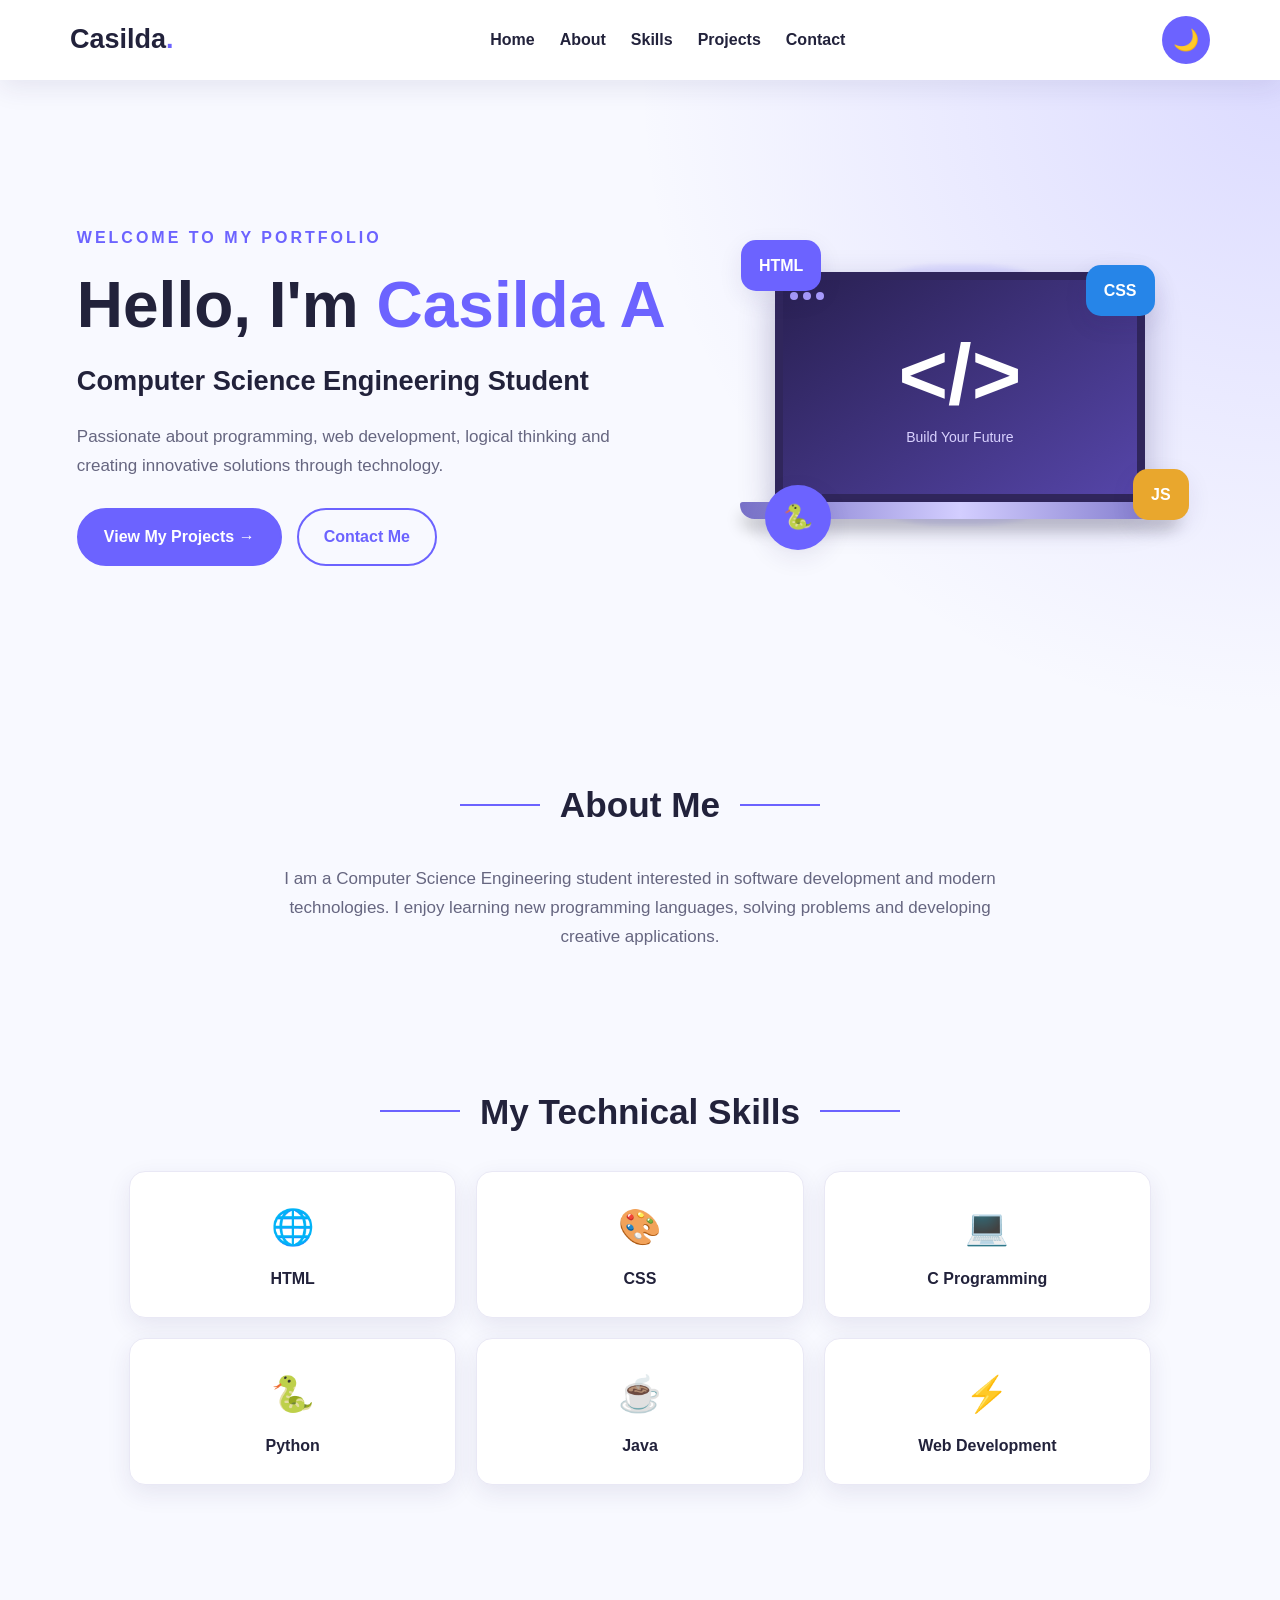
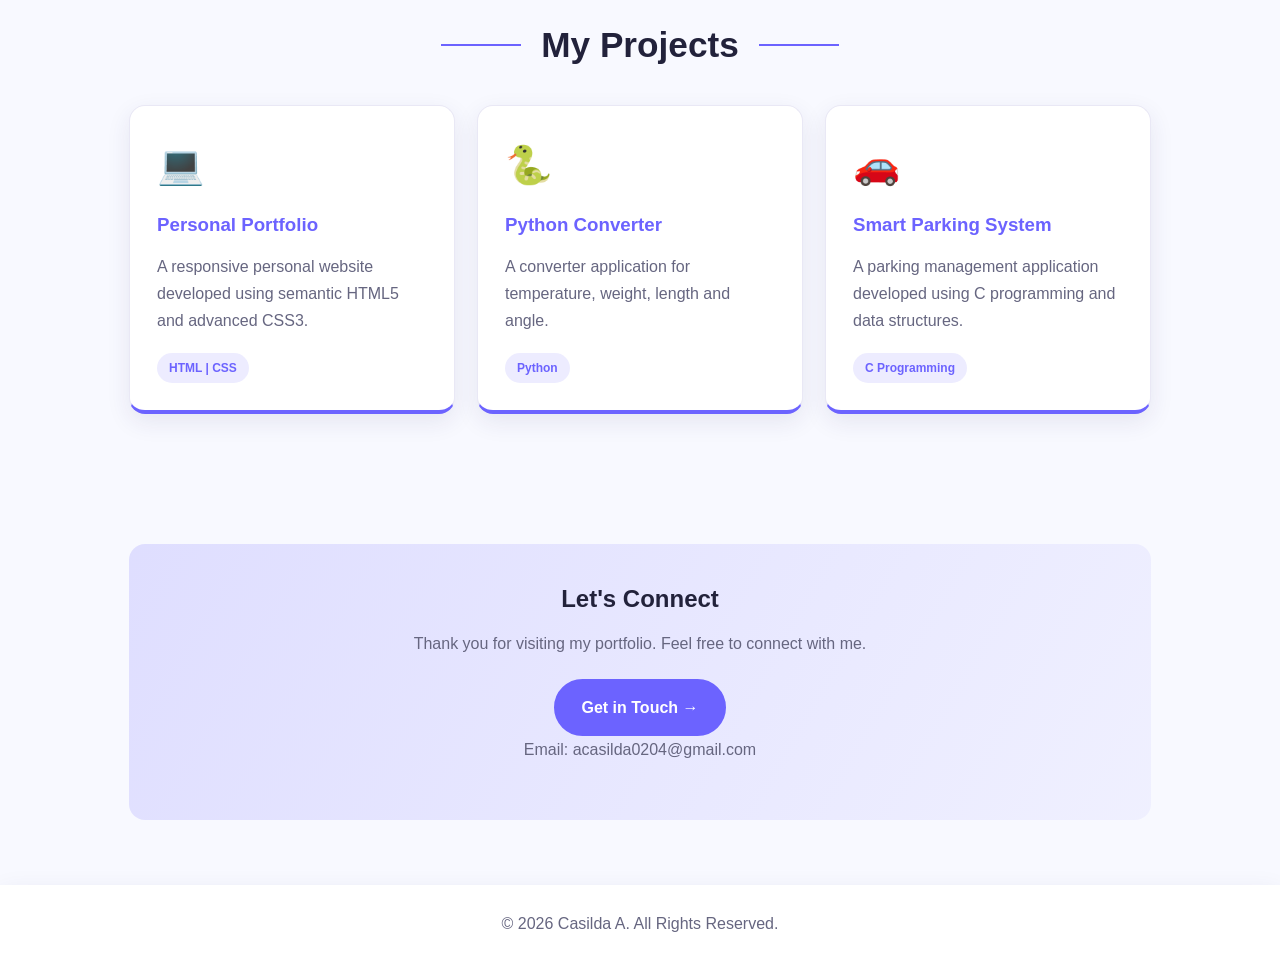
<file: index.html>
<!DOCTYPE html>
<html lang="en">

<head>
    <meta charset="UTF-8">
    <meta name="viewport" content="width=device-width, initial-scale=1.0">

    <meta name="description"
          content="Casilda A - Computer Science Engineering Student Portfolio">

    <meta name="author" content="Casilda A">
    <meta name="robots" content="index, follow">

    <title>Casilda A | CSE Portfolio</title>

    <link rel="stylesheet" href="css/style.css">
</head>

<body>

    <a href="#main-content" class="skip-link">
        Skip to main content
    </a>

    <!-- HEADER -->
    <header class="header">

        <nav class="navbar" aria-label="Main navigation">

            <a href="index.html" class="logo">
                Casilda<span>.</span>
            </a>

            <ul class="nav-links">
                <li><a href="#home">Home</a></li>
                <li><a href="#about">About</a></li>
                <li><a href="#skills">Skills</a></li>
                <li><a href="#projects">Projects</a></li>
                <li><a href="#contact">Contact</a></li>
            </ul>

            <button id="theme-toggle"
                    class="theme-toggle"
                    type="button"
                    aria-label="Switch to dark mode">
                🌙
            </button>

        </nav>

    </header>

    <main id="main-content">

        <!-- HERO SECTION -->
        <section class="hero" id="home">

            <div class="hero-container">

                <div class="hero-content">

                    <p class="welcome">
                        WELCOME TO MY PORTFOLIO
                    </p>

                    <h1>
                        Hello, I'm <span>Casilda A</span>
                    </h1>

                    <h2>
                        Computer Science Engineering Student
                    </h2>

                    <p class="hero-description">
                        Passionate about programming, web development,
                        logical thinking and creating innovative
                        solutions through technology.
                    </p>

                    <div class="hero-buttons">

                        <a href="#projects" class="btn">
                            View My Projects →
                        </a>

                        <a href="#contact" class="btn secondary">
                            Contact Me
                        </a>

                    </div>

                </div>

                <!-- LAPTOP ILLUSTRATION -->
                <div class="hero-image">

                    <div class="tech-circle circle-one">HTML</div>
                    <div class="tech-circle circle-two">CSS</div>
                    <div class="tech-circle circle-three">JS</div>
                    <div class="tech-circle circle-four">🐍</div>

                    <div class="laptop">

                        <div class="laptop-screen">

                            <div class="screen-top">
                                <span></span>
                                <span></span>
                                <span></span>
                            </div>

                            <div class="code-icon">
                                &lt;/&gt;
                            </div>

                            <p class="screen-text">
                                Build Your Future
                            </p>

                        </div>

                        <div class="laptop-base"></div>

                    </div>

                    <div class="image-decoration"></div>

                </div>

            </div>

        </section>

        <!-- ABOUT SECTION -->
        <section class="section about" id="about">

            <div class="section-heading">
                <span></span>
                <h2>About Me</h2>
                <span></span>
            </div>

            <p>
                I am a Computer Science Engineering student interested
                in software development and modern technologies.
                I enjoy learning new programming languages,
                solving problems and developing creative applications.
            </p>

        </section>

        <!-- SKILLS SECTION -->
        <section class="section skills" id="skills">

            <div class="section-heading">
                <span></span>
                <h2>My Technical Skills</h2>
                <span></span>
            </div>

            <div class="skills-grid">

                <div class="skill-card">
                    <div class="skill-icon">🌐</div>
                    <h3>HTML</h3>
                </div>

                <div class="skill-card">
                    <div class="skill-icon">🎨</div>
                    <h3>CSS</h3>
                </div>

                <div class="skill-card">
                    <div class="skill-icon">💻</div>
                    <h3>C Programming</h3>
                </div>

                <div class="skill-card">
                    <div class="skill-icon">🐍</div>
                    <h3>Python</h3>
                </div>

                <div class="skill-card">
                    <div class="skill-icon">☕</div>
                    <h3>Java</h3>
                </div>

                <div class="skill-card">
                    <div class="skill-icon">⚡</div>
                    <h3>Web Development</h3>
                </div>

            </div>

        </section>

        <!-- PROJECTS SECTION -->
        <section class="section projects" id="projects">

            <div class="section-heading">
                <span></span>
                <h2>My Projects</h2>
                <span></span>
            </div>

            <div class="project-grid">

                <article class="project-card">

                    <div class="project-icon">💻</div>

                    <h3>Personal Portfolio</h3>

                    <p>
                        A responsive personal website developed
                        using semantic HTML5 and advanced CSS3.
                    </p>

                    <span class="project-tag">
                        HTML | CSS
                    </span>

                </article>

                <article class="project-card">

                    <div class="project-icon">🐍</div>

                    <h3>Python Converter</h3>

                    <p>
                        A converter application for temperature,
                        weight, length and angle.
                    </p>

                    <span class="project-tag">
                        Python
                    </span>

                </article>

                <article class="project-card">

                    <div class="project-icon">🚗</div>

                    <h3>Smart Parking System</h3>

                    <p>
                        A parking management application developed
                        using C programming and data structures.
                    </p>

                    <span class="project-tag">
                        C Programming
                    </span>

                </article>

            </div>

        </section>

        <!-- CONTACT SECTION -->
        <section class="section contact" id="contact">

            <div class="contact-box">

                <h2>Let's Connect</h2>

                <p>
                    Thank you for visiting my portfolio.
                    Feel free to connect with me.
                </p>

                <a href="mailto:acasilda0204@gmail.com"
                   class="btn">
                    Get in Touch →
                </a>

                <p class="email">
                    Email:
                    <a href="mailto:acasilda0204@gmail.com">
                        acasilda0204@gmail.com
                    </a>
                </p>

            </div>

        </section>

    </main>

    <!-- FOOTER -->
    <footer class="footer">

        <p>
            &copy; 2026 Casilda A. All Rights Reserved.
        </p>

    </footer>

    <script src="js/script.js"></script>

</body>
</html>
</file>
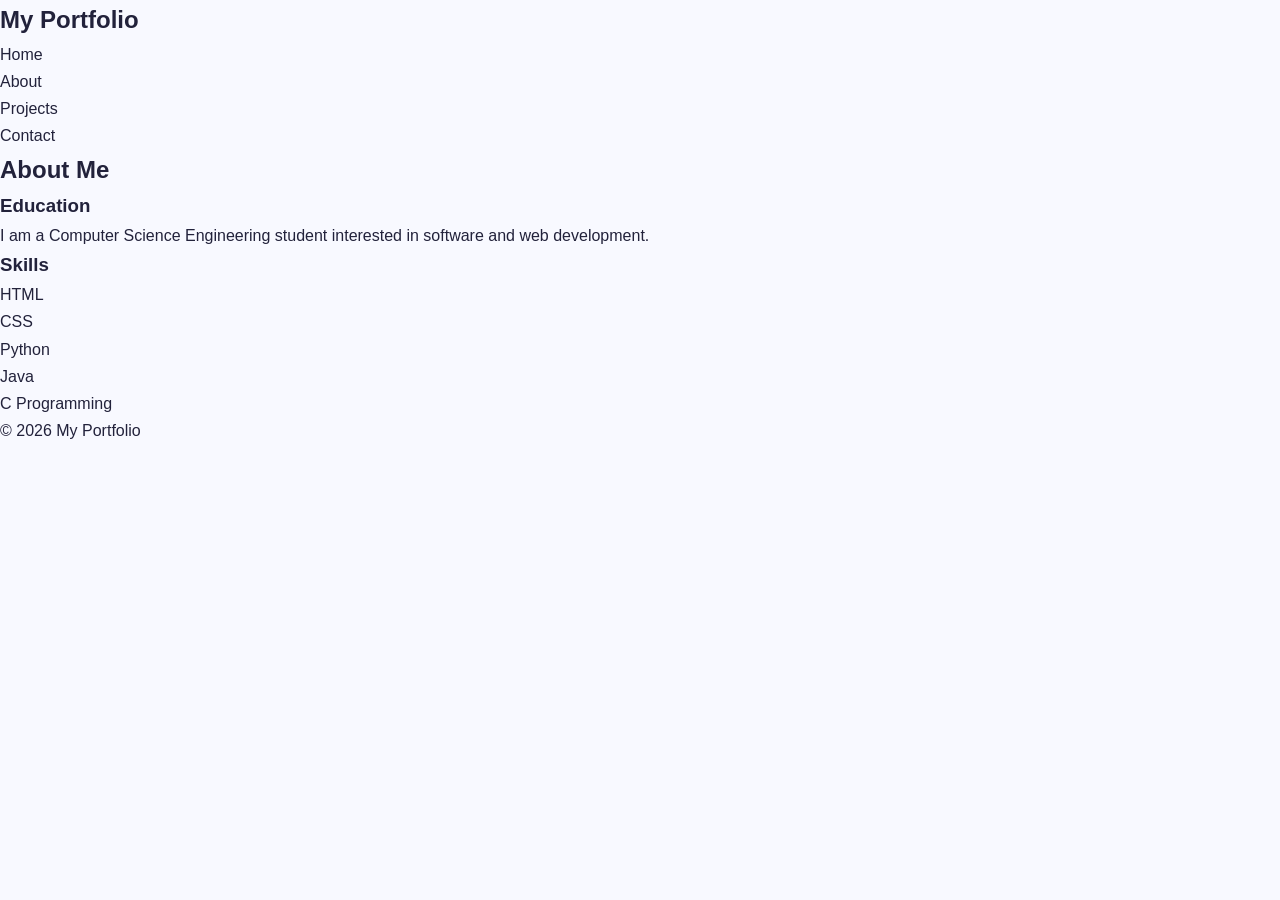
<file: about.html>
<!DOCTYPE html>
<html lang="en">

<head>
    <meta name="description"
      content="Learn about Your Name, a Computer Science Engineering student, including education, skills and interests.">

<meta name="author" content="Casilda A">

<meta name="robots"
      content="index, follow">

<title>Casilda A | Computer Science Portfolio</title>
<link rel="stylesheet" href="css/style.css">
</head>

<body>

    <a href="#main-content" class="skip-link">
        Skip to main content
    </a>

    <header role="banner">

    <header>

        <nav aria-label="Main navigation">

            <h1>My Portfolio</h1>

            <ul>
                <li>
                    <a href="index.html">Home</a>
                </li>

                <li>
                    <a href="about.html" aria-current="page">
                        About
                    </a>
                </li>

                <li>
                    <a href="projects.html">Projects</a>
                </li>

                <li>
                    <a href="contact.html">Contact</a>
                </li>
            </ul>

        </nav>

    </header>

    <main id="main-content">

        <article>

            <h2>About Me</h2>

            <section>
                <h3>Education</h3>

                <p>
                    I am a Computer Science Engineering student
                    interested in software and web development.
                </p>
            </section>

            <section>
                <h3>Skills</h3>

                <ul>
                    <li>HTML</li>
                    <li>CSS</li>
                    <li>Python</li>
                    <li>Java</li>
                    <li>C Programming</li>
                </ul>
            </section>

        </article>

    </main>

    <footer role="contentinfo">

        <p>&copy; 2026 My Portfolio</p>

    </footer>

</body>

</html>
</file>
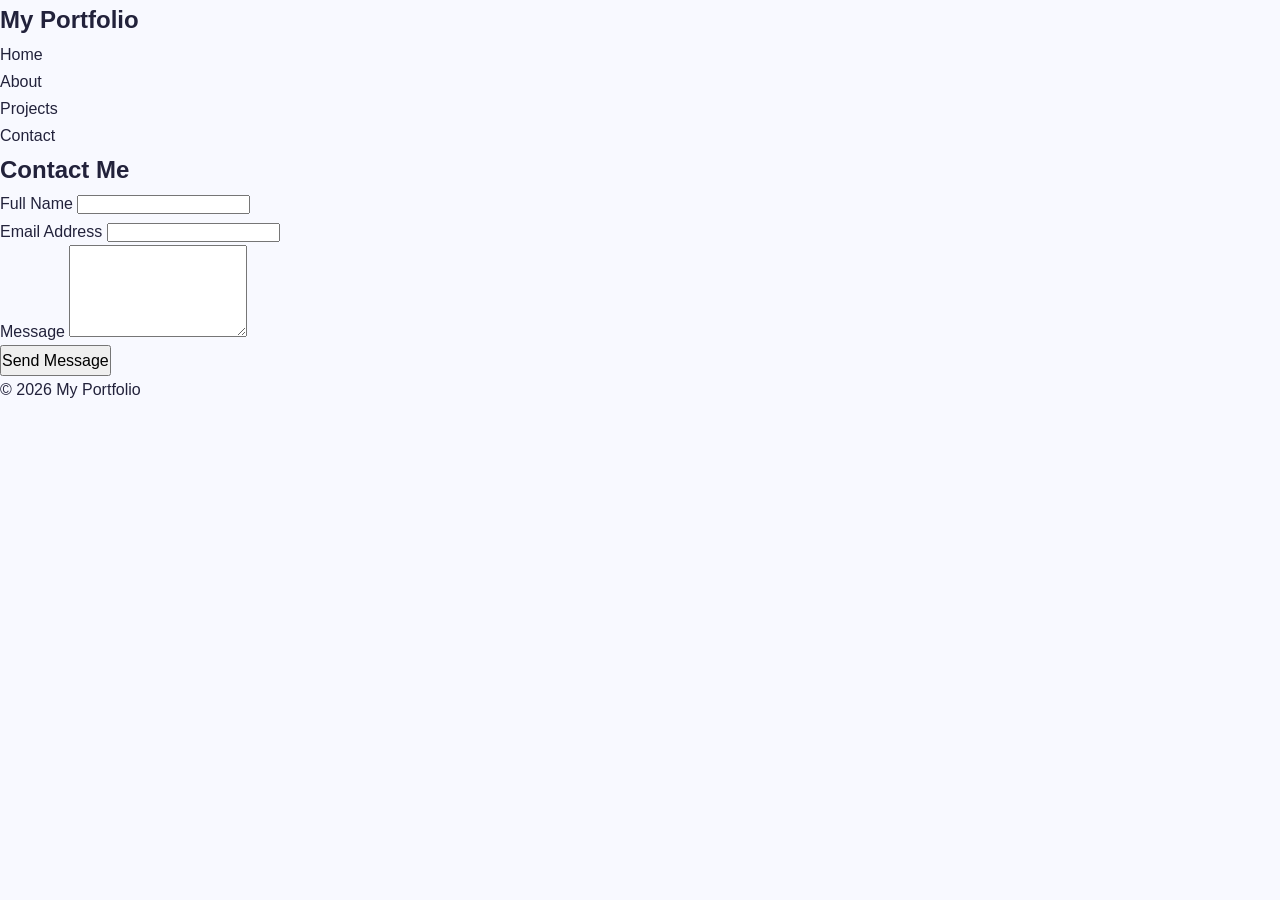
<file: contact.html>
<!DOCTYPE html>
<html lang="en">

<head>
    <meta name="description"
      content="Contact Your Name through the accessible portfolio contact form.">

<meta name="author" content="Casilda A">

<meta name="robots"
      content="index, follow">

<title>Casilda A | Computer Science Portfolio</title>
<link rel="stylesheet" href="css/style.css">
</head>

<body>

    <a href="#main-content" class="skip-link">
        Skip to main content
    </a>

    <header role="banner">

        <nav aria-label="Main navigation">

            <h1>My Portfolio</h1>

            <ul>
                <li>
                    <a href="index.html">Home</a>
                </li>

                <li>
                    <a href="about.html">About</a>
                </li>

                <li>
                    <a href="projects.html">Projects</a>
                </li>

                <li>
                    <a href="contact.html" aria-current="page">
                        Contact
                    </a>
                </li>
            </ul>

        </nav>

    </header>

    <main id="main-content">

        <section aria-labelledby="contact-title">

            <h2 id="contact-title">Contact Me</h2>

            <form
    action="#"
    method="post"
    aria-label="Contact form">

                <div>
                    <label for="name">
    Full Name
</label>

<input
    type="text"
    id="name"
    name="name"
    autocomplete="name"
    required
    aria-required="true">
                </div>

                <div>
                    <label for="email">
    Email Address
</label>

<input
    type="email"
    id="email"
    name="email"
    autocomplete="email"
    required
    aria-required="true">
                </div>

                <div>
                    <label for="message">
    Message
</label>

<textarea
    id="message"
    name="message"
    rows="6"
    required
    aria-required="true"></textarea>
                </div>

                <button type="submit">
                    Send Message
                </button>

            </form>

        </section>

    </main>

    <footer role="contentinfo">

        <p>&copy; 2026 My Portfolio</p>

    </footer>

</body>

</html>
</file>
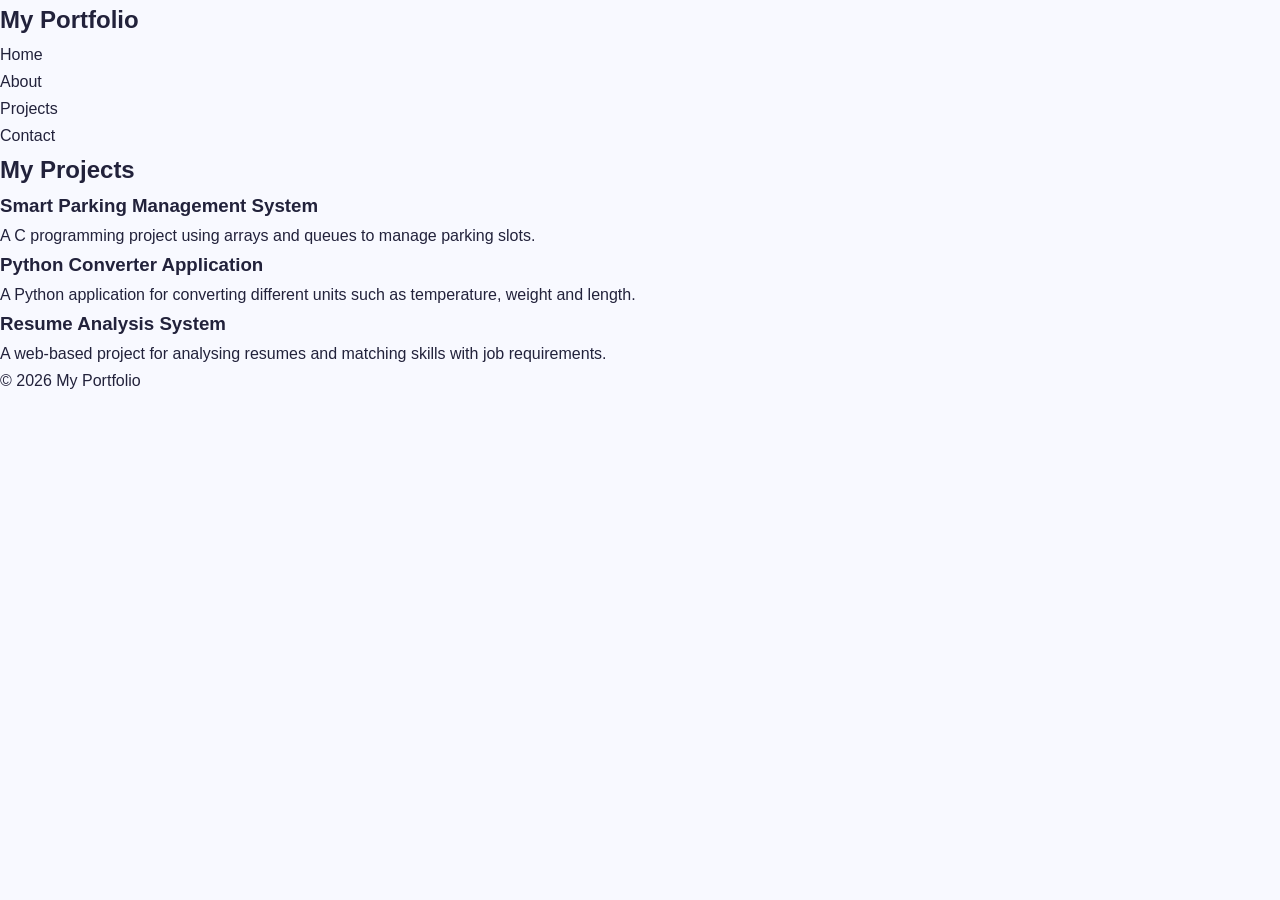
<file: projects.html>
<!DOCTYPE html>
<html lang="en">

<head>
    <meta name="description"
      content="Explore programming and web development projects created by Your Name.">

<meta name="author" content="Casilda A">

<meta name="robots"
      content="index, follow">

<title>Casilda A | Computer Science Portfolio</title>
<link rel="stylesheet" href="css/style.css">
</head>

<body>

    <a href="#main-content" class="skip-link">
        Skip to main content
    </a>

    <header role="banner">

        <nav aria-label="Main navigation">

            <h1>My Portfolio</h1>

            <ul>
                <li>
                    <a href="index.html">Home</a>
                </li>

                <li>
                    <a href="about.html">About</a>
                </li>

                <li>
                    <a href="projects.html" aria-current="page">
                        Projects
                    </a>
                </li>

                <li>
                    <a href="contact.html">Contact</a>
                </li>
            </ul>

        </nav>

    </header>

    <main id="main-content">

        <section aria-labelledby="projects-title">

            <h2 id="projects-title">My Projects</h2>

            <article>
                <h3>Smart Parking Management System</h3>

                <p>
                    A C programming project using arrays and queues
                    to manage parking slots.
                </p>
            </article>

            <article>
                <h3>Python Converter Application</h3>

                <p>
                    A Python application for converting different
                    units such as temperature, weight and length.
                </p>
            </article>

            <article>
                <h3>Resume Analysis System</h3>

                <p>
                    A web-based project for analysing resumes
                    and matching skills with job requirements.
                </p>
            </article>

        </section>

    </main>

    <footer role="contentinfo">

        <p>&copy; 2026 My Portfolio</p>

    </footer>

</body>

</html>
</file>
<file: css/style.css>
/* =================================
   1. CSS VARIABLES
================================= */

:root {
    --primary: #6c63ff;
    --secondary: #8b85ff;
    --background: #f8f9ff;
    --surface: #ffffff;
    --text: #22223b;
    --muted: #666680;
    --border: #e9e8f5;
    --shadow: 0 8px 25px rgba(40, 35, 100, 0.09);
    --radius: 16px;
    --transition: 0.3s ease;
}

[data-theme="dark"] {
    --background: #121222;
    --surface: #202038;
    --text: #f5f5ff;
    --muted: #c0c0d0;
    --border: #383852;
    --shadow: 0 8px 25px rgba(0, 0, 0, 0.3);
}

/* =================================
   2. GLOBAL STYLES
================================= */

* {
    margin: 0;
    padding: 0;
    box-sizing: border-box;
}

html {
    scroll-behavior: smooth;
    scroll-padding-top: 90px;
}

body {
    font-family: Arial, sans-serif;
    background: var(--background);
    color: var(--text);
    line-height: 1.7;
    transition: background var(--transition),
                color var(--transition);
}

a {
    text-decoration: none;
    color: inherit;
}

ul {
    list-style: none;
}

button {
    font: inherit;
}

.skip-link {
    position: absolute;
    top: -100px;
    left: 10px;
    z-index: 1000;
    background: var(--primary);
    color: white;
    padding: 12px;
    border-radius: 8px;
}

.skip-link:focus {
    top: 10px;
}

/* =================================
   3. HEADER AND NAVIGATION
================================= */

.header {
    position: sticky;
    top: 0;
    z-index: 100;
    background: var(--surface);
    box-shadow: var(--shadow);
}

.navbar {
    max-width: 1200px;
    min-height: 80px;
    margin: auto;
    padding: 12px 30px;

    display: flex;
    justify-content: space-between;
    align-items: center;
    gap: 20px;
}

.logo {
    font-size: 27px;
    font-weight: bold;
}

.logo span {
    color: var(--primary);
}

.nav-links {
    display: flex;
    align-items: center;
    gap: 25px;
}

.nav-links a {
    font-weight: 600;
    transition: color var(--transition);
}

.nav-links a:hover {
    color: var(--primary);
}

.theme-toggle {
    width: 48px;
    height: 48px;
    border: none;
    border-radius: 50%;
    background: var(--primary);
    color: white;
    cursor: pointer;
    font-size: 21px;
    transition: transform var(--transition);
}

.theme-toggle:hover {
    transform: rotate(15deg) scale(1.08);
}

/* =================================
   4. HERO SECTION - CSS GRID
================================= */

.hero {
    min-height: 70vh;
    padding: 55px 6%;

    display: grid;
    place-items: center;

    background:
        radial-gradient(
            circle at top right,
            rgba(108, 99, 255, 0.20),
            transparent 45%
        );
}

.hero-container {
    width: 100%;
    max-width: 1200px;
    margin: auto;

    display: grid;
    grid-template-columns: 1.1fr 0.9fr;
    align-items: center;
    gap: 45px;
}

.hero-content {
    animation: fadeIn 1s ease;
}

.welcome {
    color: var(--primary);
    font-weight: bold;
    letter-spacing: 3px;
    margin-bottom: 15px;
}

.hero h1 {
    font-size: clamp(2.4rem, 5vw, 4rem);
    line-height: 1.2;
    margin-bottom: 15px;
}

.hero h1 span {
    color: var(--primary);
}

.hero h2 {
    font-size: clamp(1.2rem, 2.5vw, 1.7rem);
    margin-bottom: 18px;
}

.hero-description {
    max-width: 550px;
    color: var(--muted);
    font-size: 17px;
}

/* =================================
   5. HERO BUTTONS - FLEXBOX
================================= */

.hero-buttons {
    display: flex;
    align-items: center;
    flex-wrap: wrap;
    gap: 15px;
    margin-top: 28px;
}

.btn {
    display: inline-block;
    padding: 13px 25px;
    border-radius: 30px;
    background: var(--primary);
    color: white;
    font-weight: bold;
    border: 2px solid var(--primary);
    transition: transform var(--transition),
                background var(--transition);
}

.btn:hover {
    background: var(--secondary);
    transform: translateY(-4px);
}

.btn.secondary {
    background: transparent;
    color: var(--primary);
}

.btn.secondary:hover {
    background: var(--primary);
    color: white;
}

/* =================================
   6. LAPTOP ILLUSTRATION
================================= */

.hero-image {
    position: relative;
    min-height: 350px;

    display: flex;
    justify-content: center;
    align-items: center;
}

.image-decoration {
    position: absolute;
    width: 330px;
    height: 260px;
    background: rgba(108, 99, 255, 0.13);
    border-radius: 45%;
    filter: blur(2px);
    z-index: 0;
}

.laptop {
    position: relative;
    z-index: 2;
    width: min(100%, 400px);
    animation: float 4s ease-in-out infinite;
}

.laptop-screen {
    height: 230px;
    margin: 0 15px;
    padding: 18px;
    background: linear-gradient(145deg, #292052, #5545a8);
    border: 8px solid #30265c;
    border-radius: 18px 18px 8px 8px;
    box-shadow: 0 15px 35px rgba(40, 30, 100, 0.3);

    display: flex;
    flex-direction: column;
    justify-content: center;
    align-items: center;
}

.screen-top {
    position: absolute;
    top: 20px;
    left: 30px;
    display: flex;
    gap: 5px;
}

.screen-top span {
    width: 8px;
    height: 8px;
    background: #a99dff;
    border-radius: 50%;
}

.code-icon {
    font-size: 85px;
    font-weight: bold;
    color: #ffffff;
    line-height: 1.2;
}

.screen-text {
    color: #d9d2ff;
    font-size: 14px;
}

.laptop-base {
    width: 110%;
    height: 17px;
    margin-left: -5%;
    background: linear-gradient(90deg, #7770c7, #d3ceff, #7770c7);
    border-radius: 3px 3px 15px 15px;
    box-shadow: 0 12px 15px rgba(0, 0, 0, 0.18);
}

.tech-circle {
    position: absolute;
    z-index: 3;
    padding: 12px 18px;
    border-radius: 15px;
    background: var(--primary);
    color: white;
    font-weight: bold;
    box-shadow: var(--shadow);
}

.circle-one {
    top: 20px;
    left: 5%;
}

.circle-two {
    top: 45px;
    right: 10%;
    background: #2685e8;
}

.circle-three {
    bottom: 50px;
    right: 3%;
    background: #e9a72d;
}

.circle-four {
    bottom: 20px;
    left: 10%;
    border-radius: 50%;
    font-size: 24px;
}

/* =================================
   7. COMMON SECTIONS
================================= */

.section {
    max-width: 1150px;
    margin: auto;
    padding: 65px 5%;
}

.section-heading {
    display: flex;
    justify-content: center;
    align-items: center;
    gap: 20px;
    margin-bottom: 30px;
}

.section-heading h2 {
    font-size: clamp(1.7rem, 4vw, 2.2rem);
    text-align: center;
}

.section-heading span {
    width: 80px;
    height: 2px;
    background: var(--primary);
}

.about {
    text-align: center;
}

.about > p {
    max-width: 750px;
    margin: auto;
    color: var(--muted);
    font-size: 17px;
}

/* =================================
   8. SKILLS - CSS GRID
================================= */

.skills-grid {
    display: grid;
    grid-template-columns: repeat(3, 1fr);
    gap: 20px;
}

.skill-card {
    background: var(--surface);
    border: 1px solid var(--border);
    padding: 25px 15px;
    text-align: center;
    border-radius: var(--radius);
    box-shadow: var(--shadow);
    transition: transform var(--transition),
                border-color var(--transition);
}

.skill-card:hover {
    transform: translateY(-8px);
    border-color: var(--primary);
}

.skill-icon {
    font-size: 35px;
    margin-bottom: 8px;
}

.skill-card h3 {
    font-size: 16px;
}

/* =================================
   9. PROJECTS - CSS GRID
================================= */

.project-grid {
    display: grid;
    grid-template-columns: repeat(3, 1fr);
    gap: 22px;
}

.project-card {
    background: var(--surface);
    border: 1px solid var(--border);
    border-bottom: 4px solid var(--primary);
    padding: 27px;
    border-radius: var(--radius);
    box-shadow: var(--shadow);
    transition: transform var(--transition);
}

.project-card:hover {
    transform: translateY(-8px);
}

.project-icon {
    font-size: 38px;
    margin-bottom: 12px;
}

.project-card h3 {
    color: var(--primary);
    margin-bottom: 12px;
}

.project-card p {
    color: var(--muted);
    margin-bottom: 18px;
}

.project-tag {
    display: inline-block;
    color: var(--primary);
    background: rgba(108, 99, 255, 0.12);
    padding: 5px 12px;
    border-radius: 20px;
    font-size: 12px;
    font-weight: bold;
}

/* =================================
   10. CONTACT
================================= */

.contact {
    text-align: center;
}

.contact-box {
    padding: 35px 20px;
    border-radius: var(--radius);
    background: linear-gradient(
        120deg,
        rgba(108, 99, 255, 0.18),
        rgba(139, 133, 255, 0.08)
    );
}

.contact-box h2 {
    margin-bottom: 10px;
}

.contact-box p {
    color: var(--muted);
    margin-bottom: 22px;
}

/* =================================
   11. FOOTER
================================= */

.footer {
    padding: 25px 15px;
    text-align: center;
    background: var(--surface);
    color: var(--muted);
    box-shadow: var(--shadow);
}

/* =================================
   12. ANIMATIONS
================================= */

@keyframes fadeIn {
    from {
        opacity: 0;
        transform: translateY(25px);
    }

    to {
        opacity: 1;
        transform: translateY(0);
    }
}

@keyframes float {
    0%, 100% {
        transform: translateY(0);
    }

    50% {
        transform: translateY(-12px);
    }
}

/* =================================
   13. TABLET RESPONSIVE
================================= */

@media (max-width: 900px) {

    .hero-container {
        grid-template-columns: 1fr;
        text-align: center;
        gap: 20px;
    }

    .hero-description {
        margin: auto;
    }

    .hero-buttons {
        justify-content: center;
    }

    .hero-image {
        min-height: 320px;
    }

    .project-grid {
        grid-template-columns: repeat(2, 1fr);
    }

}

/* =================================
   14. MOBILE RESPONSIVE
================================= */

@media (max-width: 600px) {

    .navbar {
        padding: 12px 15px;
        gap: 12px;
    }

    .logo {
        font-size: 22px;
    }

    .nav-links {
        order: 3;
        width: 100%;
        justify-content: center;
        gap: 15px;
        flex-wrap: wrap;
        font-size: 13px;
    }

    .theme-toggle {
        width: 40px;
        height: 40px;
    }

    .hero {
        min-height: auto;
        padding: 55px 6%;
    }

    .hero h1 {
        font-size: 2.3rem;
    }

    .hero h2 {
        font-size: 1.2rem;
    }

    .hero-description {
        font-size: 15px;
    }

    .hero-image {
        min-height: 270px;
    }

    .laptop {
        width: 85%;
    }

    .laptop-screen {
        height: 180px;
    }

    .code-icon {
        font-size: 65px;
    }

    .tech-circle {
        padding: 8px 12px;
        font-size: 12px;
    }

    .section {
        padding: 45px 6%;
    }

    .section-heading span {
        width: 30px;
    }

    .skills-grid {
        grid-template-columns: repeat(2, 1fr);
        gap: 12px;
    }

    .project-grid {
        grid-template-columns: 1fr;
    }

    .hero-buttons {
        flex-direction: column;
    }

    .btn {
        width: 100%;
        max-width: 250px;
    }

}

/* =================================
   15. SMALL MOBILE
================================= */

@media (max-width: 350px) {

    .nav-links {
        gap: 9px;
        font-size: 12px;
    }

    .skills-grid {
        grid-template-columns: 1fr;
    }

    .hero h1 {
        font-size: 2rem;
    }

}

/* =================================
   16. ACCESSIBILITY
================================= */

a:focus-visible,
button:focus-visible {
    outline: 3px solid var(--primary);
    outline-offset: 4px;
}

@media (prefers-reduced-motion: reduce) {

    *,
    *::before,
    *::after {
        scroll-behavior: auto !important;
        animation-duration: 0.01ms !important;
        transition-duration: 0.01ms !important;
    }

}
</file>
